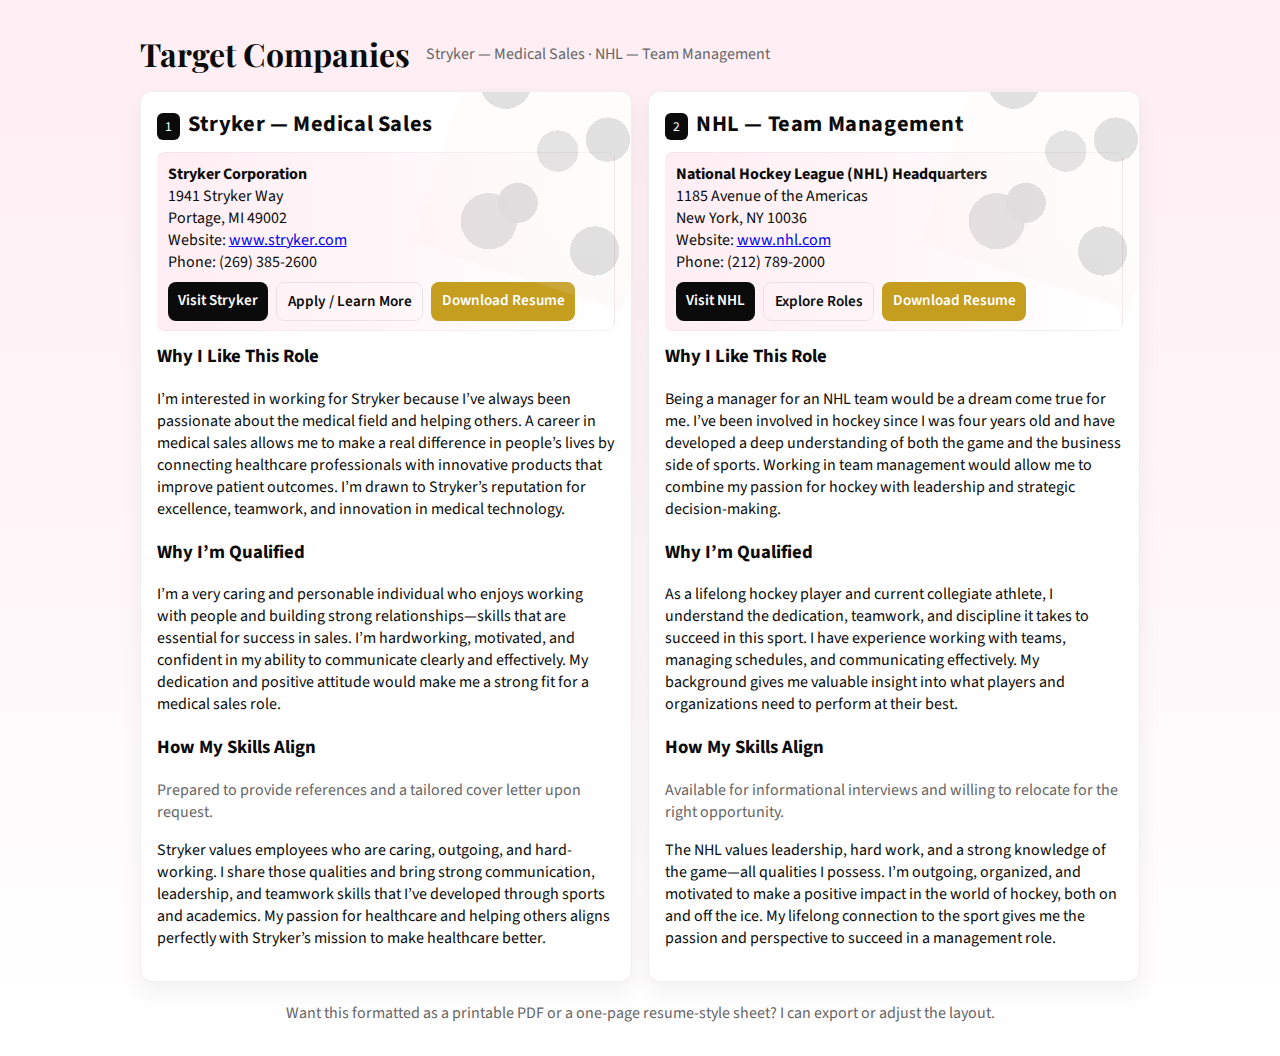
<file: career.html>
<!DOCTYPE html>
<html lang="en">
<head>
  <meta charset="utf-8">
  <meta name="viewport" content="width=device-width,initial-scale=1">
  <title>Career Targets</title>
  <link href="https://fonts.googleapis.com/css2?family=Playfair+Display:wght@700&family=Source+Sans+Pro:wght@300;400&display=swap" rel="stylesheet">
  <style>
    :root{
      --black:#0b0b0b;
      --white:#ffffff;
      --gold:#c59d1f;
      --light-pink:#ffeef4;
      --cheetah: radial-gradient(circle at 18% 18%, rgba(0,0,0,0.95) 0 10%, transparent 10%), radial-gradient(circle at 70% 28%, rgba(0,0,0,0.95) 0 10%, transparent 10%), radial-gradient(circle at 40% 68%, rgba(0,0,0,0.95) 0 10%, transparent 10%), radial-gradient(circle at 80% 78%, rgba(0,0,0,0.95) 0 10%, transparent 10%), radial-gradient(circle at 50% 40%, rgba(0,0,0,0.85) 0 12%, transparent 12%), radial-gradient(circle at 30% 80%, rgba(0,0,0,0.85) 0 12%, transparent 12%), linear-gradient(180deg, #f5eee8, #f1e6dd);
    }

    body{font-family:'Source Sans Pro',sans-serif;margin:0;padding:2rem;background:linear-gradient(180deg,var(--light-pink),#fff);color:var(--black)}
    .container{max-width:1000px;margin:0 auto}
    header{display:flex;align-items:center;gap:1rem}
    header h1{font-family:'Playfair Display',serif;margin:0;font-size:2rem}
    .grid{display:grid;grid-template-columns:1fr;gap:1rem;margin-top:1rem}

    .company{
      background:var(--white);
      border-radius:12px;
      padding:1rem;
      border:1px solid rgba(0,0,0,0.06);
      box-shadow:0 8px 24px rgba(0,0,0,0.06);
      position:relative;
      overflow:hidden;
    }

    .company::after{
      content: "";
      position:absolute;right:-30px;top:-30px;width:220px;height:220px;background-image:var(--cheetah);opacity:0.12;transform:rotate(18deg);
    }

  .company h2{margin:0 0 0.25rem 0;font-size:1.4rem;letter-spacing:0.6px}
    .muted{color:#666}

  .contact{background:linear-gradient(90deg,var(--light-pink),#fff);padding:0.6rem;border-radius:8px;margin-top:0.5rem;border:1px solid rgba(0,0,0,0.04)}

  .cta{display:flex;gap:0.5rem;margin-top:0.6rem}
  .btn{background:var(--black);color:var(--white);padding:0.45rem 0.65rem;border-radius:8px;text-decoration:none;font-weight:600;font-size:0.95rem}
  .btn.secondary{background:transparent;color:var(--black);border:1px solid rgba(0,0,0,0.08)}
  .download{background:var(--gold);color:#fff}

    .section-title{display:flex;align-items:center;gap:0.5rem}
    .label{background:var(--black);color:var(--white);padding:0.25rem 0.5rem;border-radius:6px;font-size:0.85rem}

    .qual{margin-top:0.5rem}
    footer{margin-top:1.25rem;color:#666;text-align:center}

    @media (min-width:900px){.grid{grid-template-columns:1fr 1fr}}
  </style>
</head>
<body>
  <div class="container">
    <header>
      <h1>Target Companies</h1>
      <div class="muted">Stryker — Medical Sales · NHL — Team Management</div>
    </header>

    <div class="grid">
      <article class="company">
        <div class="section-title"><span class="label">1</span><h2>Stryker — Medical Sales</h2></div>
        <div class="contact">
          <strong>Stryker Corporation</strong><br>
          1941 Stryker Way<br>
          Portage, MI 49002<br>
          Website: <a href="https://www.stryker.com" target="_blank">www.stryker.com</a><br>
          Phone: (269) 385-2600
          <div class="cta">
            <a class="btn" href="https://www.stryker.com" target="_blank" rel="noopener">Visit Stryker</a>
            <a class="btn secondary" href="#apply-stryker">Apply / Learn More</a>
            <a class="btn download" href="files/resume.pdf" download>Download Resume</a>
          </div>
        </div>

        <h3 style="margin-top:0.75rem">Why I Like This Role</h3>
        <p>I’m interested in working for Stryker because I’ve always been passionate about the medical field and helping others. A career in medical sales allows me to make a real difference in people’s lives by connecting healthcare professionals with innovative products that improve patient outcomes. I’m drawn to Stryker’s reputation for excellence, teamwork, and innovation in medical technology.</p>

  <h3>Why I’m Qualified</h3>
        <p class="qual">I’m a very caring and personable individual who enjoys working with people and building strong relationships—skills that are essential for success in sales. I’m hardworking, motivated, and confident in my ability to communicate clearly and effectively. My dedication and positive attitude would make me a strong fit for a medical sales role.</p>

  <h3>How My Skills Align</h3>
  <div id="apply-stryker" style="margin-top:0.6rem" class="muted">Prepared to provide references and a tailored cover letter upon request.</div>
        <p>Stryker values employees who are caring, outgoing, and hard-working. I share those qualities and bring strong communication, leadership, and teamwork skills that I’ve developed through sports and academics. My passion for healthcare and helping others aligns perfectly with Stryker’s mission to make healthcare better.</p>
      </article>

      <article class="company">
        <div class="section-title"><span class="label">2</span><h2>NHL — Team Management</h2></div>
        <div class="contact">
          <strong>National Hockey League (NHL) Headquarters</strong><br>
          1185 Avenue of the Americas<br>
          New York, NY 10036<br>
          Website: <a href="https://www.nhl.com" target="_blank">www.nhl.com</a><br>
          Phone: (212) 789-2000
          <div class="cta">
            <a class="btn" href="https://www.nhl.com" target="_blank" rel="noopener">Visit NHL</a>
            <a class="btn secondary" href="#apply-nhl">Explore Roles</a>
            <a class="btn download" href="files/resume.pdf" download>Download Resume</a>
          </div>
        </div>

        <h3 style="margin-top:0.75rem">Why I Like This Role</h3>
        <p>Being a manager for an NHL team would be a dream come true for me. I’ve been involved in hockey since I was four years old and have developed a deep understanding of both the game and the business side of sports. Working in team management would allow me to combine my passion for hockey with leadership and strategic decision-making.</p>

        <h3>Why I’m Qualified</h3>
        <p class="qual">As a lifelong hockey player and current collegiate athlete, I understand the dedication, teamwork, and discipline it takes to succeed in this sport. I have experience working with teams, managing schedules, and communicating effectively. My background gives me valuable insight into what players and organizations need to perform at their best.</p>

  <h3>How My Skills Align</h3>
  <div id="apply-nhl" style="margin-top:0.6rem" class="muted">Available for informational interviews and willing to relocate for the right opportunity.</div>
        <p>The NHL values leadership, hard work, and a strong knowledge of the game—all qualities I possess. I’m outgoing, organized, and motivated to make a positive impact in the world of hockey, both on and off the ice. My lifelong connection to the sport gives me the passion and perspective to succeed in a management role.</p>
      </article>
    </div>

    <footer>
      Want this formatted as a printable PDF or a one-page resume-style sheet? I can export or adjust the layout.
    </footer>
  </div>
</body>
</html>
</file>
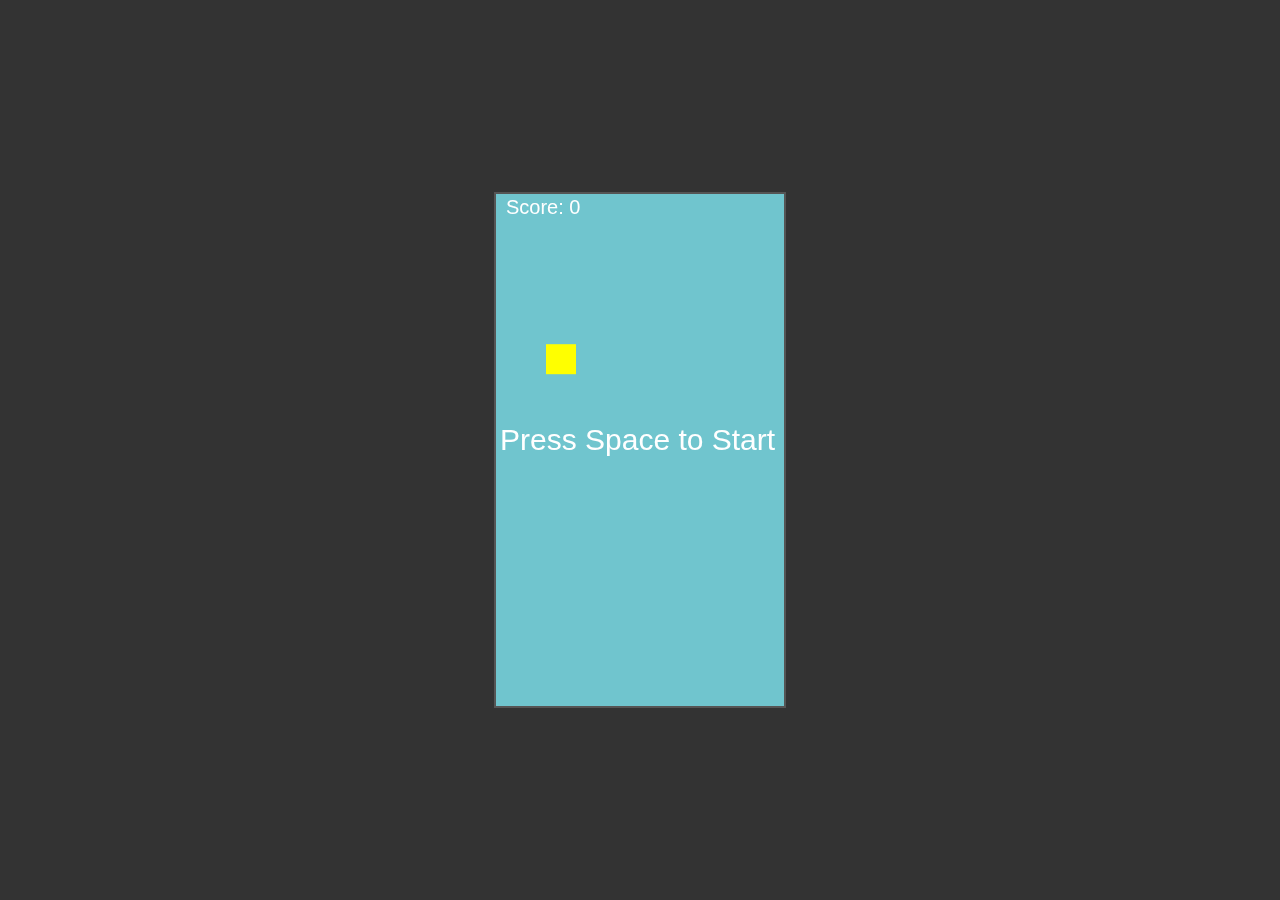
<file: game.html>
<!DOCTYPE html>
<html>
<head>
    <title>Flappy Bird</title>
    <link rel="stylesheet" href="style.css">
</head>
<body>
    <canvas id="gameCanvas" width="288" height="512"></canvas>
    <script src="game.js"></script>
</body>
</html>
</file>
<file: style.css>
body {
    display: flex;
    justify-content: center;
    align-items: center;
    min-height: 100vh;
    margin: 0;
    background-color: #333;
    overflow: hidden;
}

canvas {
    background-color: #70c5ce;
    border: 2px solid #555;
    display: block;
}
</file>
